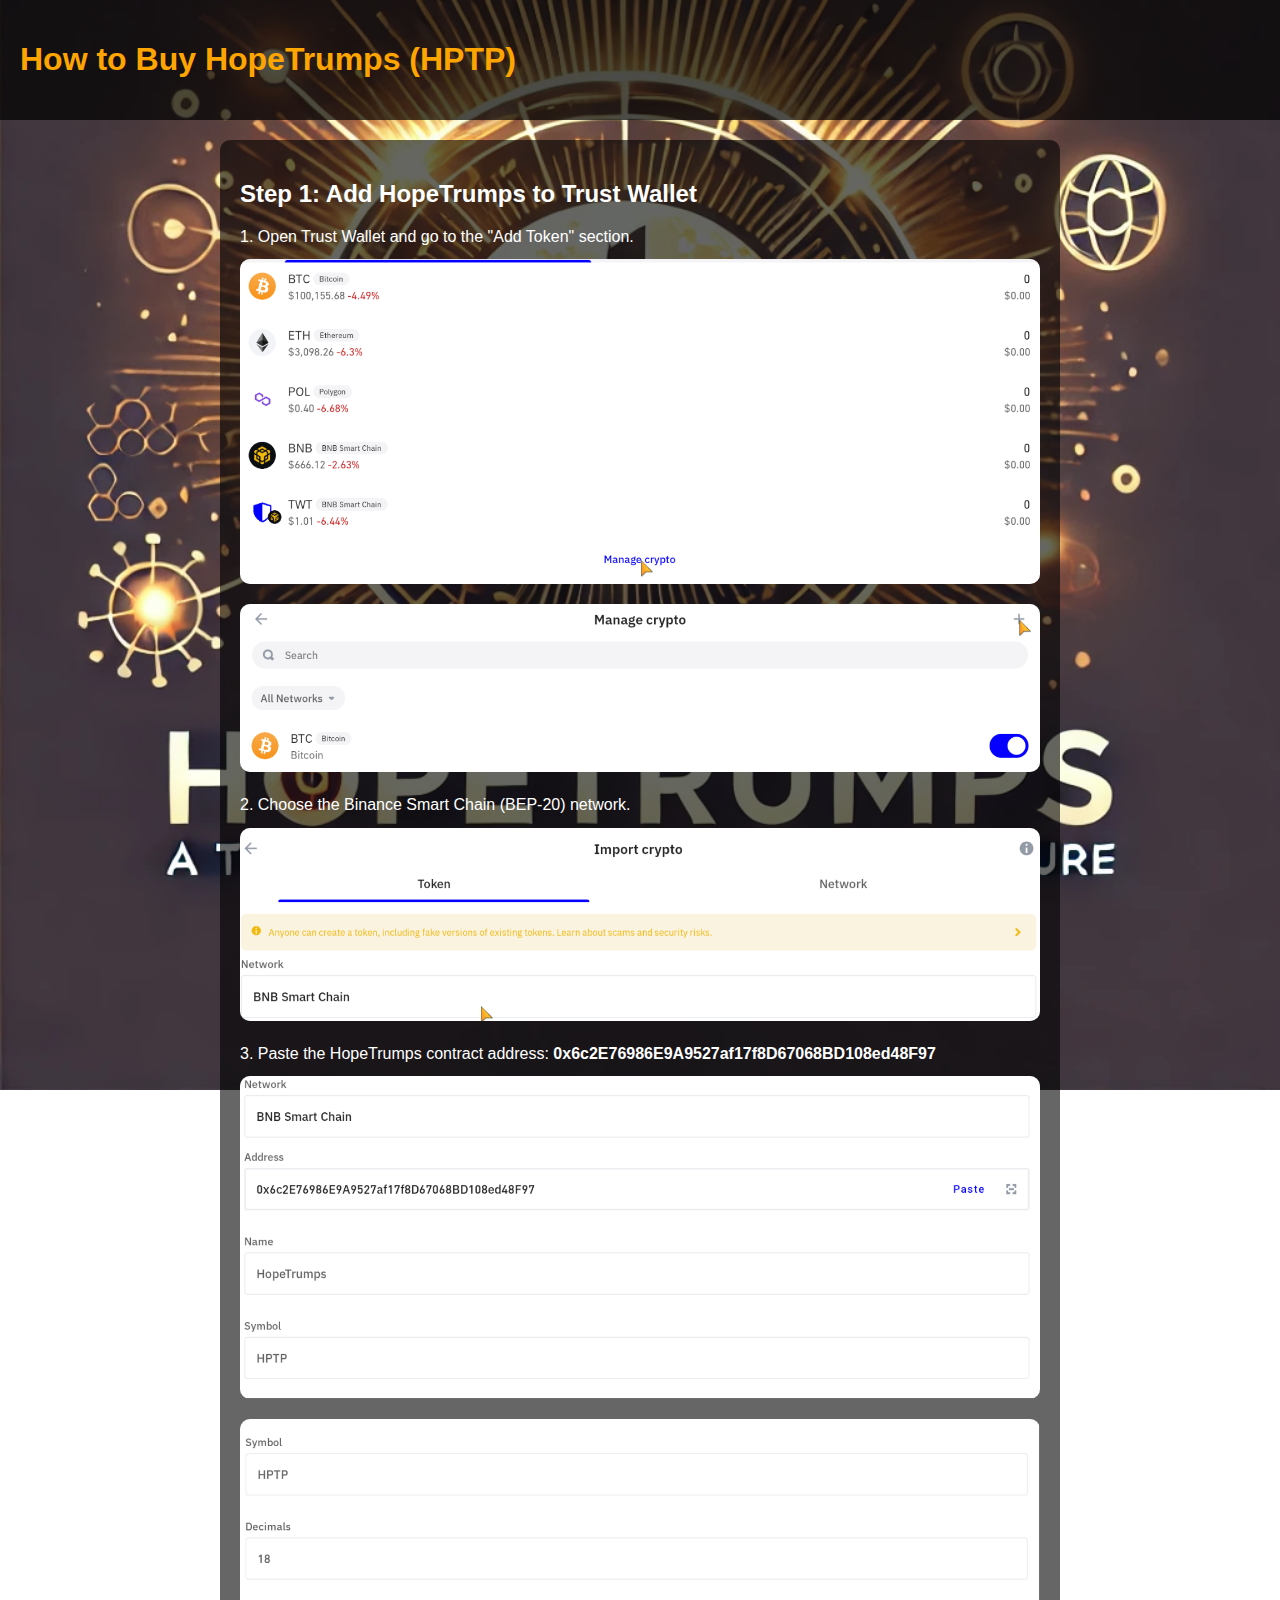
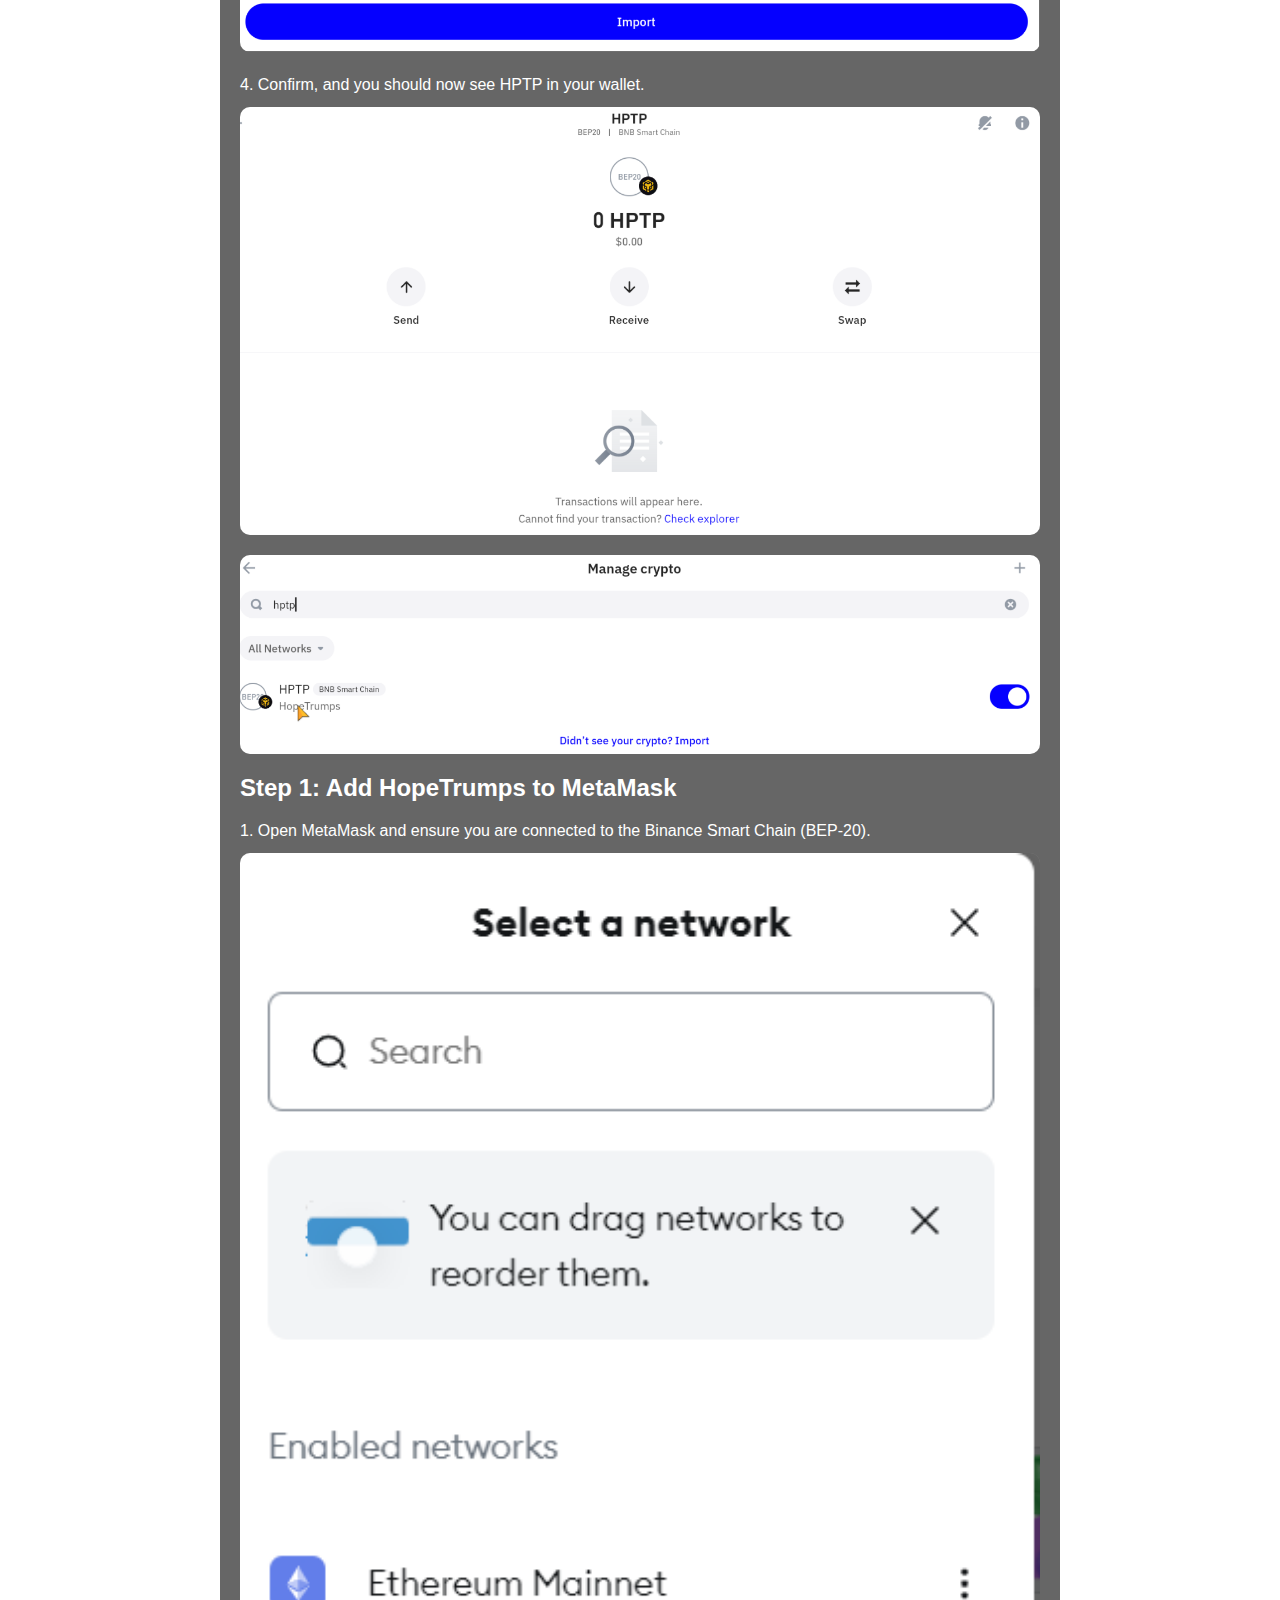
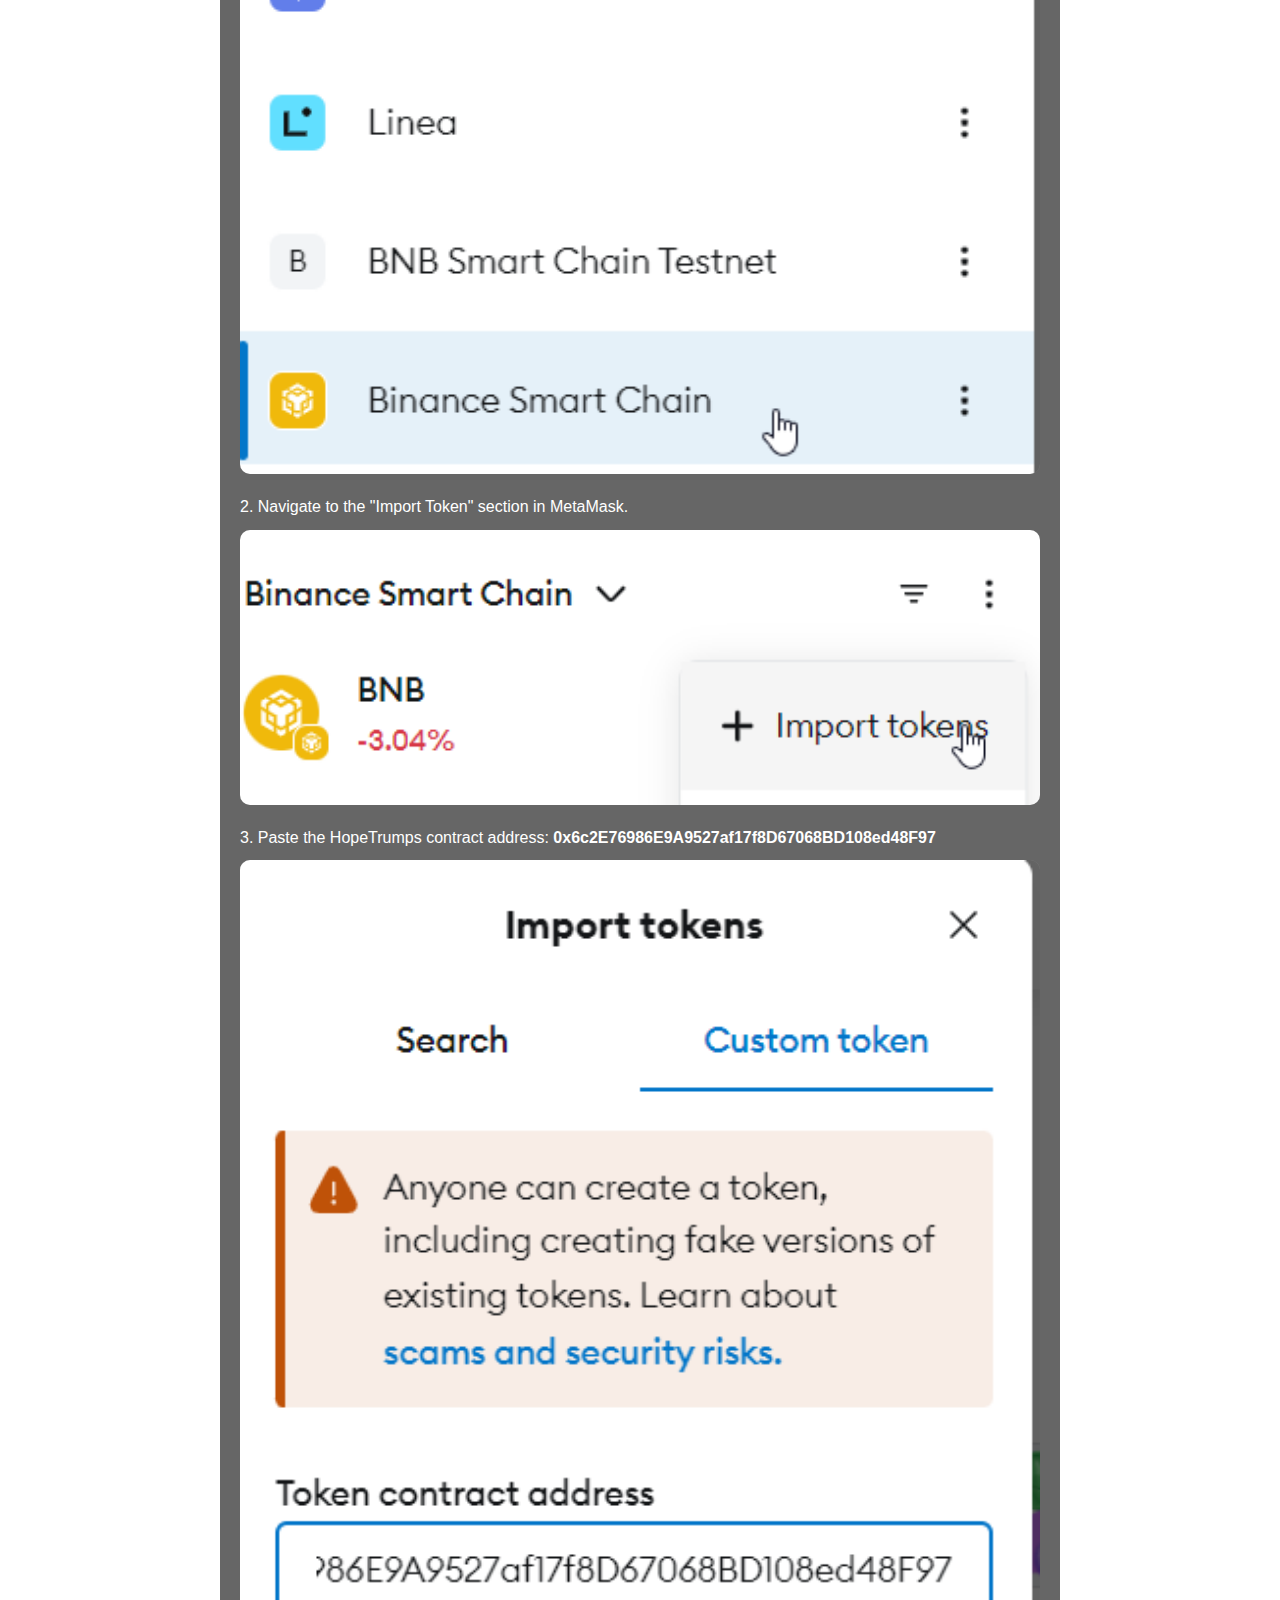
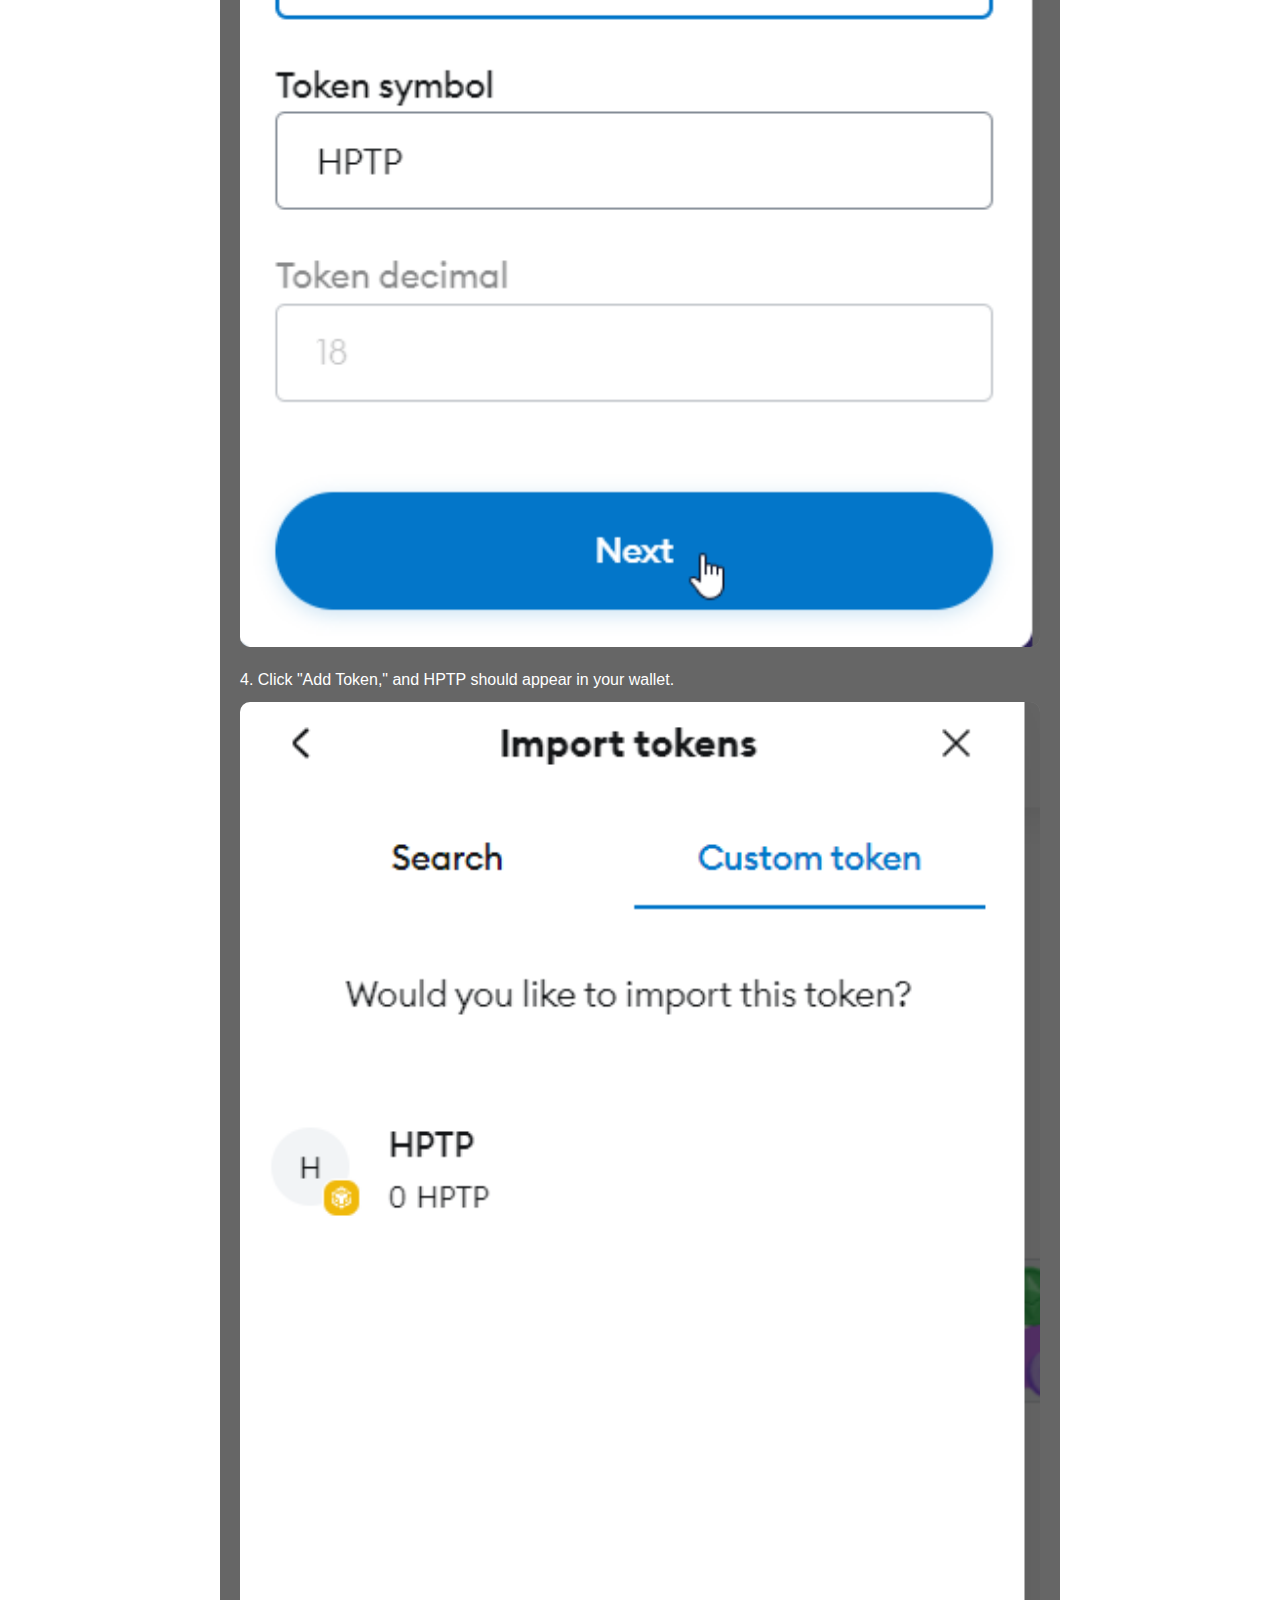
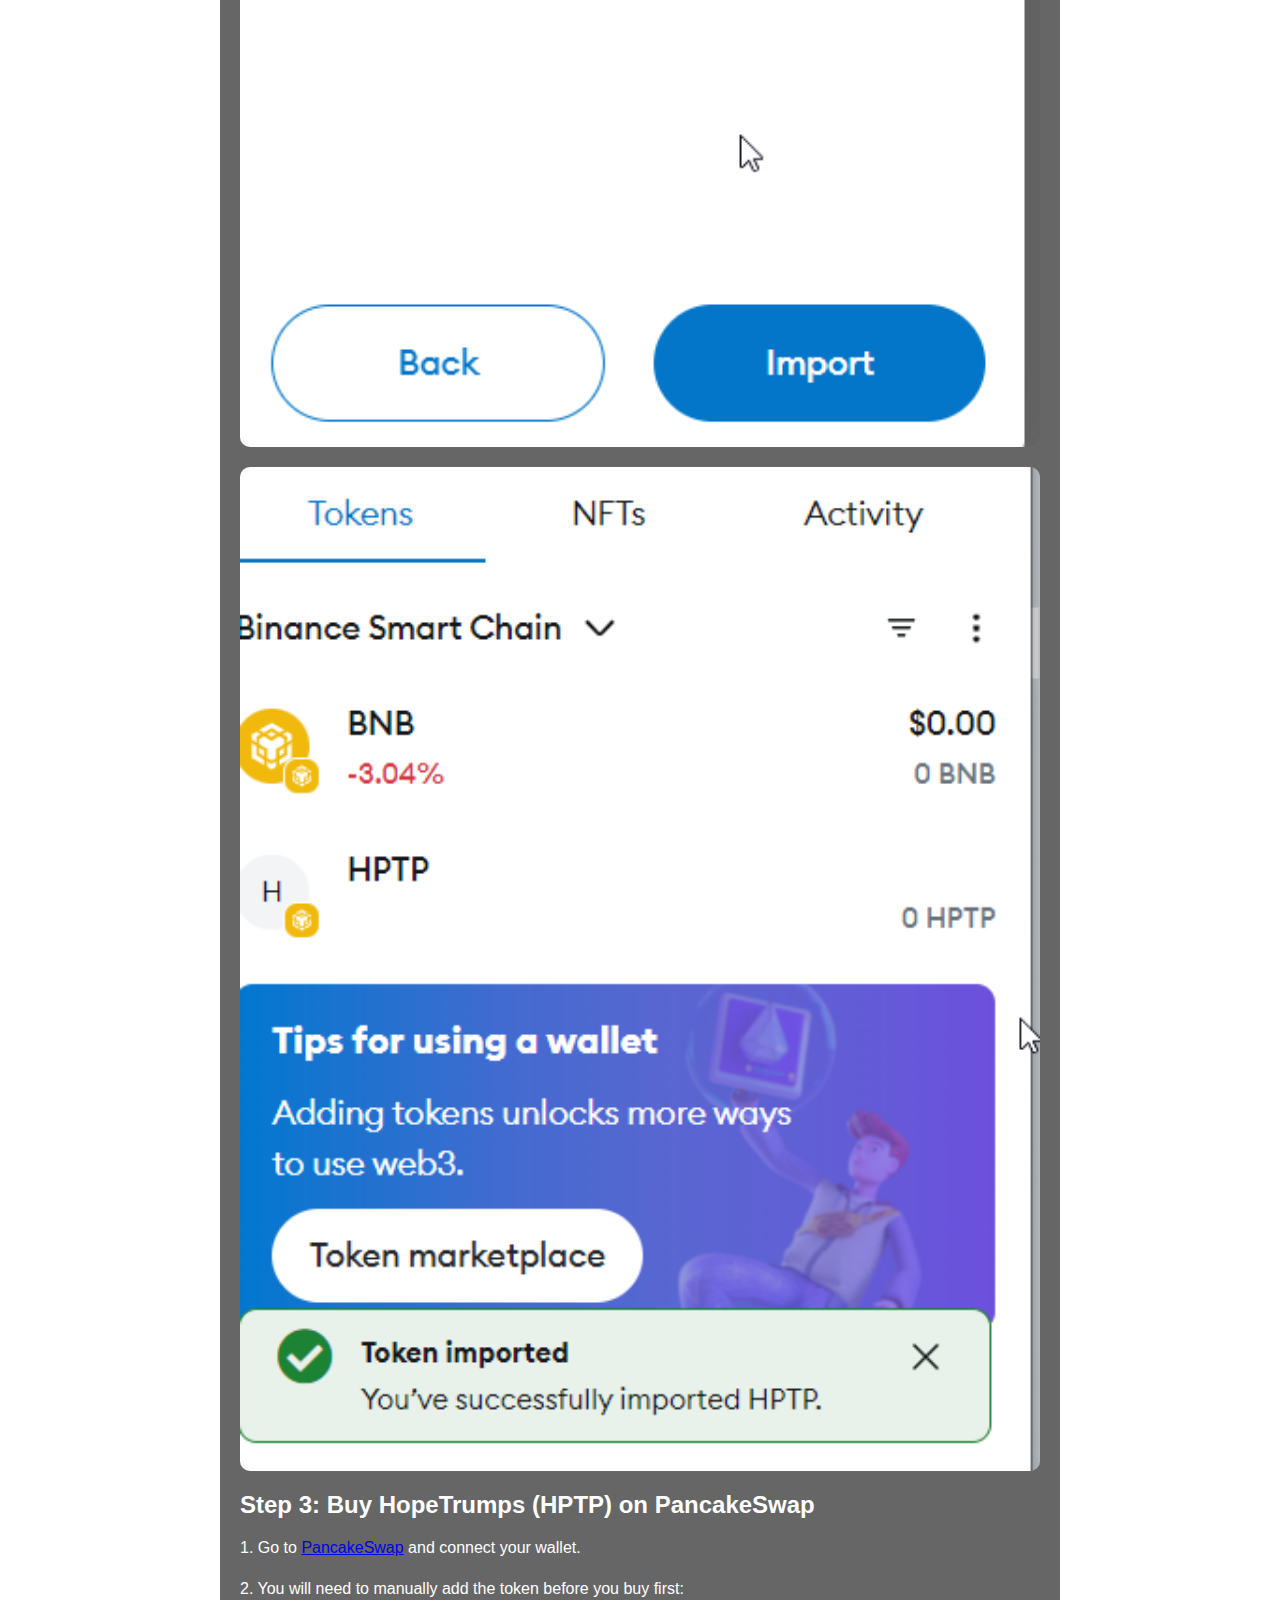
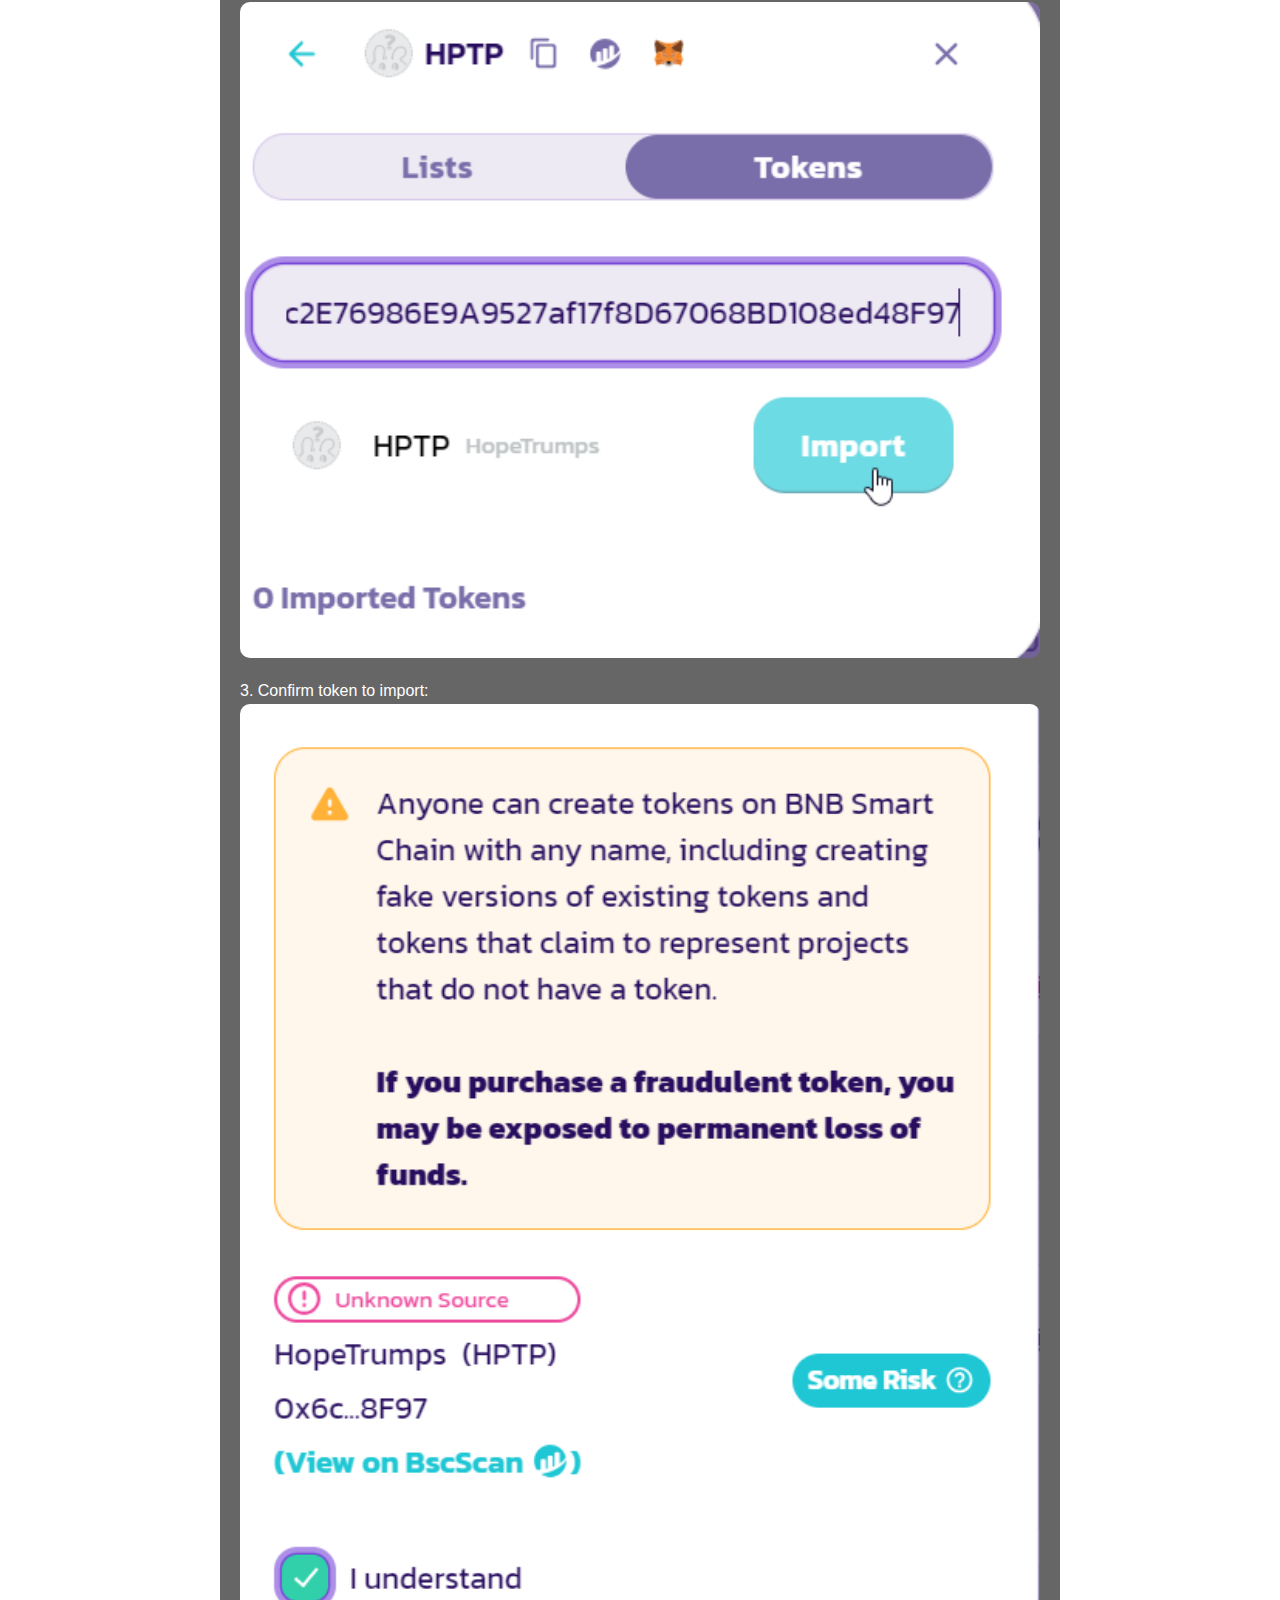
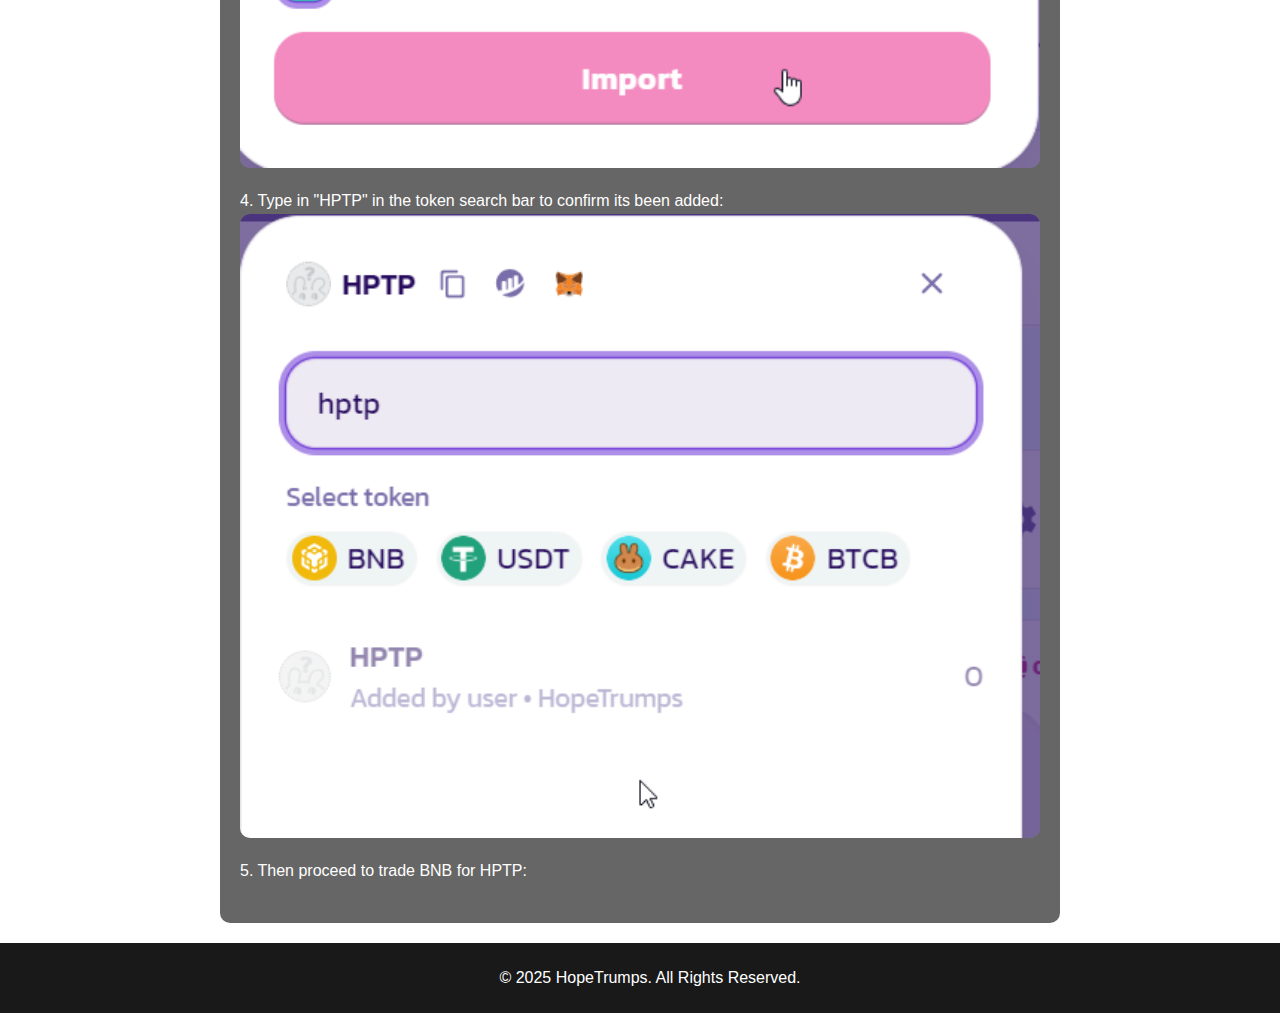
<file: how-to-buy.html>
<!DOCTYPE html>
<html lang="en">
<head>
    <meta charset="UTF-8">
    <meta name="viewport" content="width=device-width, initial-scale=1.0">
    <title>How to Buy HPTP</title>
    <link rel="stylesheet" href="styles.css">
    <style>
        body {
            font-family: Arial, sans-serif;
            margin: 0;
            padding: 0;
            color: white;
            background: url('logo.png') no-repeat center center fixed;
            background-size: cover;
        }

        header {
            text-align: center;
            background-color: rgba(0, 0, 0, 0.7);
            padding: 20px;
        }

        header h1 {
            font-size: 2em;
            color: orange;
        }

        .content {
            max-width: 800px;
            margin: 20px auto;
            padding: 20px;
            background-color: rgba(0, 0, 0, 0.6);
            border-radius: 10px;
        }

        .step {
            margin: 20px 0;
        }

        .step h2 {
            font-size: 1.5em;
            color: white;
            margin-bottom: 10px;
        }

        .step p {
            margin-bottom: 10px;
            line-height: 1.6;
        }

        .step img {
            width: 100%;
            height: auto;
            border-radius: 10px;
            margin-bottom: 20px;
            background-color: gray; /* Placeholder background */
            display: block;
        }

        footer {
            text-align: center;
            padding: 10px;
            background-color: rgba(0, 0, 0, 0.9);
            color: white;
            margin-top: 20px;
        }
    </style>
</head>
<body>
    <header>
        <h1>How to Buy HopeTrumps (HPTP)</h1>
    </header>

    <div class="content">
        <div class="step">
            <h2>Step 1: Add HopeTrumps to Trust Wallet</h2>
            <p>1. Open Trust Wallet and go to the "Add Token" section.</p>
            <img src="manage-crypto-step.png" alt="Step 1 Trust Wallet Placeholder">
            <img src="add-step.png" alt="Step 1 Trust Wallet Placeholder">
            <p>2. Choose the Binance Smart Chain (BEP-20) network.</p>
            <img src="select-bsc-network.png" alt="Step 2 Trust Wallet Placeholder">
            <p>3. Paste the HopeTrumps contract address: <strong>0x6c2E76986E9A9527af17f8D67068BD108ed48F97</strong></p>
            <img src="paste-address-step.png" alt="Step 3 Trust Wallet Placeholder">
            <img src="import-step.png" alt="Step 3 Trust Wallet Placeholder">
            <p>4. Confirm, and you should now see HPTP in your wallet.</p>
	    <img src="confirm-step.png" alt="Step 4 Trust Wallet Placeholder">
	    <img src="last-step.png" alt="Step 4 Trust Wallet Placeholder">




        </div>

        <div class="step">
            <h2>Step 1: Add HopeTrumps to MetaMask</h2>
            <p>1. Open MetaMask and ensure you are connected to the Binance Smart Chain (BEP-20).</p>
            <img src="select-network.png" alt="Step 1 MetaMask Placeholder">
            <p>2. Navigate to the "Import Token" section in MetaMask.</p>
            <img src="select-import-token.png" alt="Step 2 MetaMask Placeholder">
            <p>3. Paste the HopeTrumps contract address: <strong>0x6c2E76986E9A9527af17f8D67068BD108ed48F97</strong></p>
            <img src="paste-contract-address.png" alt="Step 3 MetaMask Placeholder">
            <p>4. Click "Add Token," and HPTP should appear in your wallet.</p>
	    <img src="confirm-import.png" alt="Step 4 MetaMask Placeholder">
	    <img src="complete.png" alt="Step 4 MetaMask Placeholder">




        </div>

        <div class="step">
            <h2>Step 3: Buy HopeTrumps (HPTP) on PancakeSwap</h2>
            <p>1. Go to <a href="https://pancakeswap.finance/" target="_blank">PancakeSwap</a> and connect your wallet.</p>
            <p>2. You will need to manually add the token before you buy first:
	    <img src="add-contract.png" alt="Step 2 PancakeSwap Placeholder">
	   <p>3. Confirm token to import:
	    <img src="pc-confirm-import.png" alt="Step 3 PancakeSwap Placeholder">
	    <p>4. Type in "HPTP" in the token search bar to confirm its been added:
	    <img src="finished.png" alt="Step 4 PancakeSwap Placeholder">
            <p>5. Then proceed to trade BNB for HPTP:       		 	 

        </div>
    </div>

    <footer>
        <p>&copy; 2025 HopeTrumps. All Rights Reserved.</p>
    </footer>
</body>
</html>
</file>
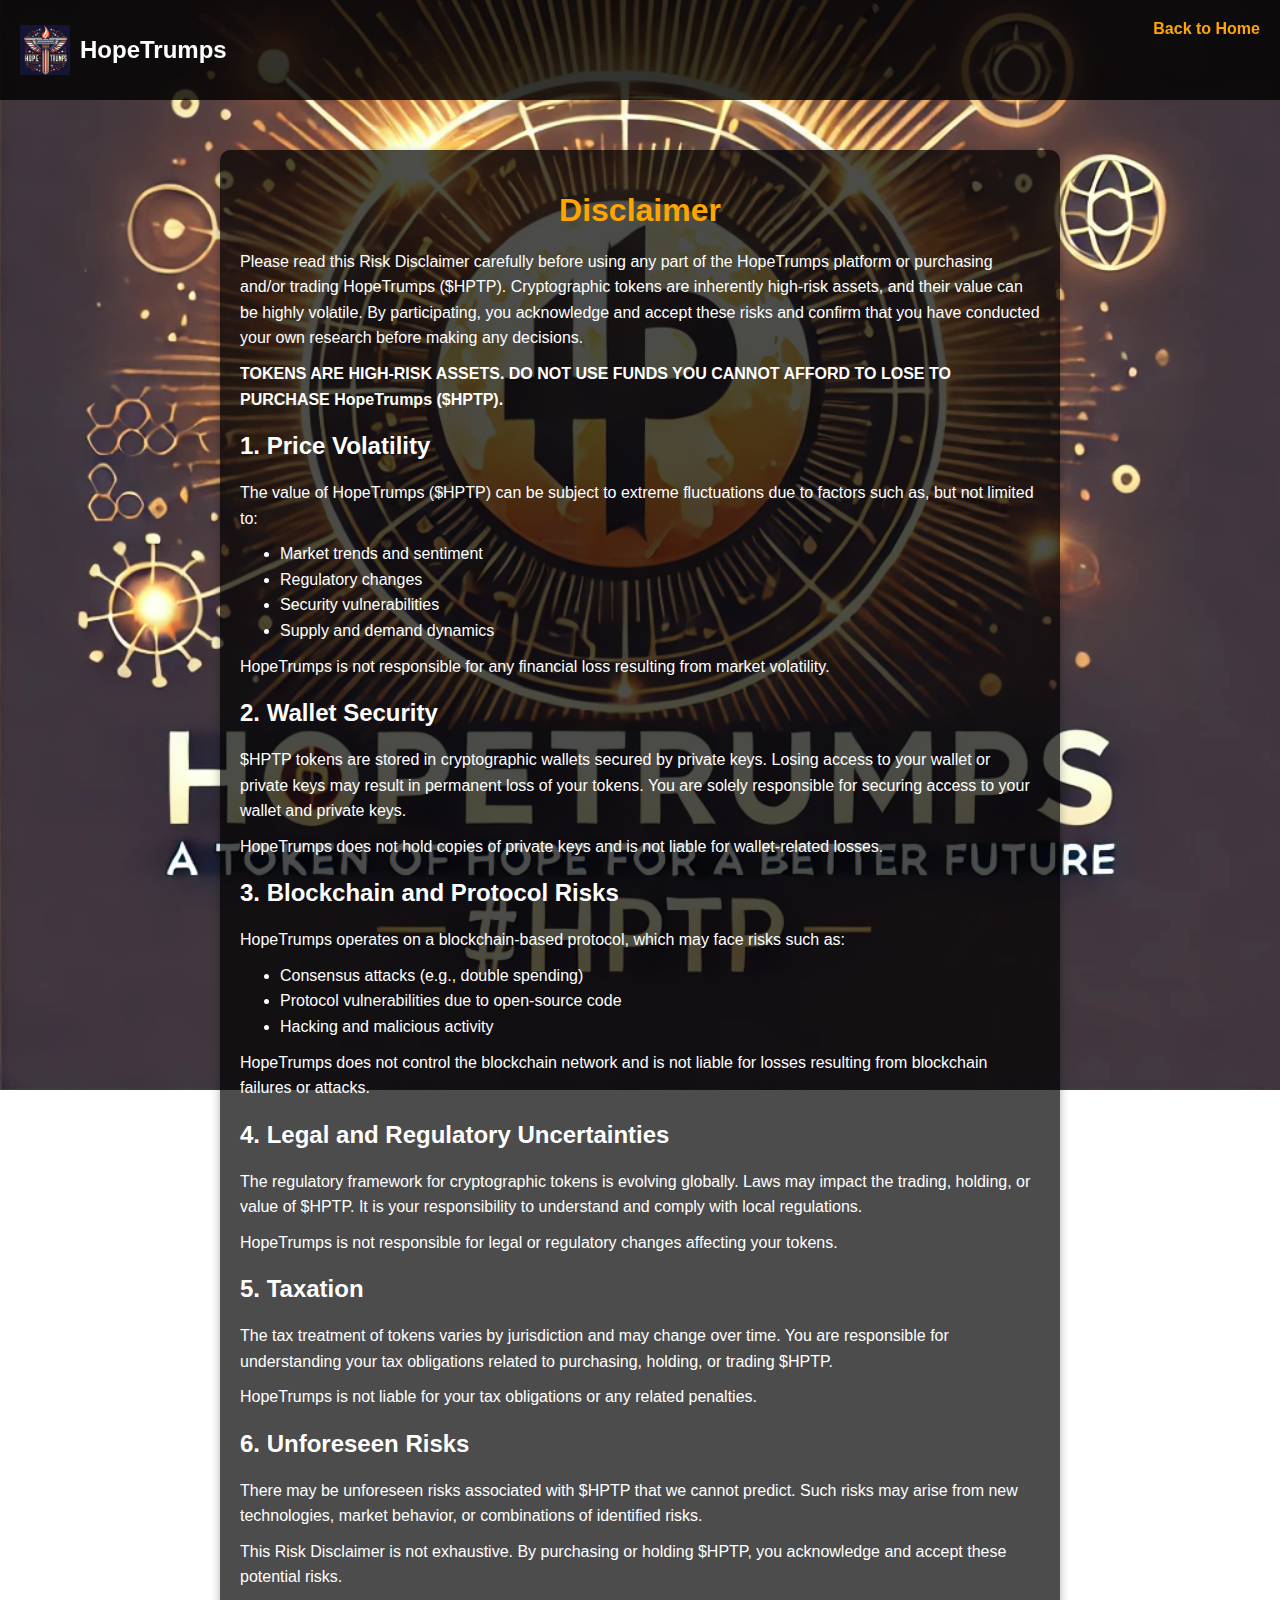
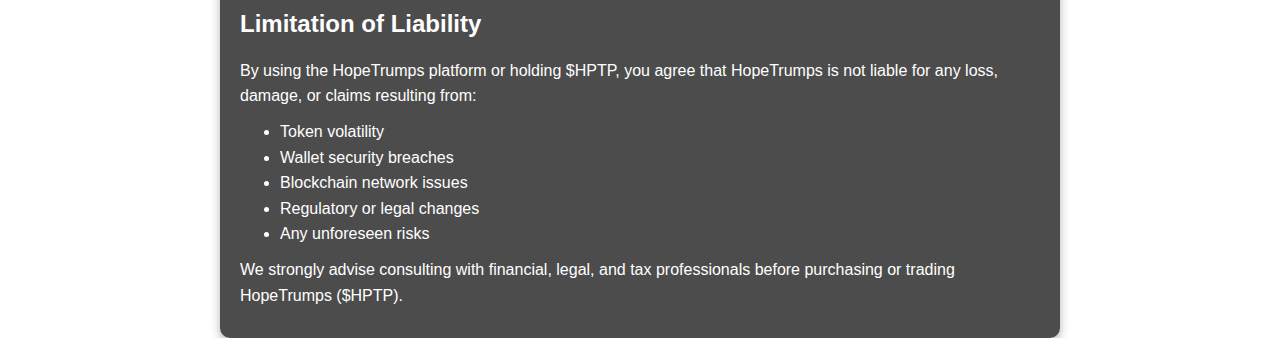
<file: risk_disclaimer.html>
<!DOCTYPE html>
<html lang="en">
<head>
    <meta charset="UTF-8">
    <meta name="viewport" content="width=device-width, initial-scale=1.0">
    <title>HopeTrumps | Disclaimer</title>
    <link rel="stylesheet" href="styles.css">
    <style>
        body {
            font-family: Arial, sans-serif;
            margin: 0;
            padding: 0;
            color: white;
            background: url('logo.png') no-repeat center center fixed;
            background-size: cover;
            height: 100vh;
            overflow-y: auto;
        }

        header {
            display: flex;
            justify-content: space-between;
            align-items: center;
            background-color: rgba(0, 0, 0, 0.8);
            padding: 20px;
            position: sticky;
            top: 0;
            z-index: 1000;
        }

        header .logo {
            display: flex;
            align-items: center;
        }

        header .logo img {
            height: 50px;
            margin-right: 10px;
        }

        header .logo h1 {
            font-size: 1.5em;
        }

        .content {
            max-width: 800px;
            margin: 50px auto;
            background-color: rgba(0, 0, 0, 0.7);
            padding: 20px;
            border-radius: 10px;
            box-shadow: 0 4px 10px rgba(0, 0, 0, 0.3);
        }

        .content h1 {
            text-align: center;
            color: orange;
            margin-bottom: 20px;
        }

        .content p, .content ul, .content ol {
            margin: 10px 0;
            line-height: 1.6;
        }

        .back-to-home {
            position: absolute;
            top: 20px;
            right: 20px;
            color: orange;
            text-decoration: none;
            font-weight: bold;
        }

        .back-to-home:hover {
            text-decoration: underline;
        }

    </style>
</head>
<body>
    <header>
        <div class="logo">
            <img src="token-icon.png" alt="Token Icon">
            <h1>HopeTrumps</h1>
        </div>
        <a href="index.html" class="back-to-home">Back to Home</a>
    </header>

    <div class="content">
        <h1>Disclaimer</h1>
        <p>
            Please read this Risk Disclaimer carefully before using any part of the HopeTrumps platform or purchasing and/or trading HopeTrumps ($HPTP). Cryptographic tokens are inherently high-risk assets, and their value can be highly volatile. By participating, you acknowledge and accept these risks and confirm that you have conducted your own research before making any decisions.
        </p>
        <p>
            <strong>TOKENS ARE HIGH-RISK ASSETS. DO NOT USE FUNDS YOU CANNOT AFFORD TO LOSE TO PURCHASE HopeTrumps ($HPTP).</strong>
        </p>
        <h2>1. Price Volatility</h2>
        <p>
            The value of HopeTrumps ($HPTP) can be subject to extreme fluctuations due to factors such as, but not limited to:
        </p>
        <ul>
            <li>Market trends and sentiment</li>
            <li>Regulatory changes</li>
            <li>Security vulnerabilities</li>
            <li>Supply and demand dynamics</li>
        </ul>
        <p>
            HopeTrumps is not responsible for any financial loss resulting from market volatility.
        </p>
        <h2>2. Wallet Security</h2>
        <p>
            $HPTP tokens are stored in cryptographic wallets secured by private keys. Losing access to your wallet or private keys may result in permanent loss of your tokens. You are solely responsible for securing access to your wallet and private keys.
        </p>
        <p>
            HopeTrumps does not hold copies of private keys and is not liable for wallet-related losses.
        </p>
        <h2>3. Blockchain and Protocol Risks</h2>
        <p>
            HopeTrumps operates on a blockchain-based protocol, which may face risks such as:
        </p>
        <ul>
            <li>Consensus attacks (e.g., double spending)</li>
            <li>Protocol vulnerabilities due to open-source code</li>
            <li>Hacking and malicious activity</li>
        </ul>
        <p>
            HopeTrumps does not control the blockchain network and is not liable for losses resulting from blockchain failures or attacks.
        </p>
        <h2>4. Legal and Regulatory Uncertainties</h2>
        <p>
            The regulatory framework for cryptographic tokens is evolving globally. Laws may impact the trading, holding, or value of $HPTP. It is your responsibility to understand and comply with local regulations.
        </p>
        <p>
            HopeTrumps is not responsible for legal or regulatory changes affecting your tokens.
        </p>
        <h2>5. Taxation</h2>
        <p>
            The tax treatment of tokens varies by jurisdiction and may change over time. You are responsible for understanding your tax obligations related to purchasing, holding, or trading $HPTP.
        </p>
        <p>
            HopeTrumps is not liable for your tax obligations or any related penalties.
        </p>
        <h2>6. Unforeseen Risks</h2>
        <p>
            There may be unforeseen risks associated with $HPTP that we cannot predict. Such risks may arise from new technologies, market behavior, or combinations of identified risks.
        </p>
        <p>
            This Risk Disclaimer is not exhaustive. By purchasing or holding $HPTP, you acknowledge and accept these potential risks.
        </p>
        <h2>Limitation of Liability</h2>
        <p>
            By using the HopeTrumps platform or holding $HPTP, you agree that HopeTrumps is not liable for any loss, damage, or claims resulting from:
        </p>
        <ul>
            <li>Token volatility</li>
            <li>Wallet security breaches</li>
            <li>Blockchain network issues</li>
            <li>Regulatory or legal changes</li>
            <li>Any unforeseen risks</li>
        </ul>
        <p>
            We strongly advise consulting with financial, legal, and tax professionals before purchasing or trading HopeTrumps ($HPTP).
        </p>
    </div>
</body>
</html>
</file>
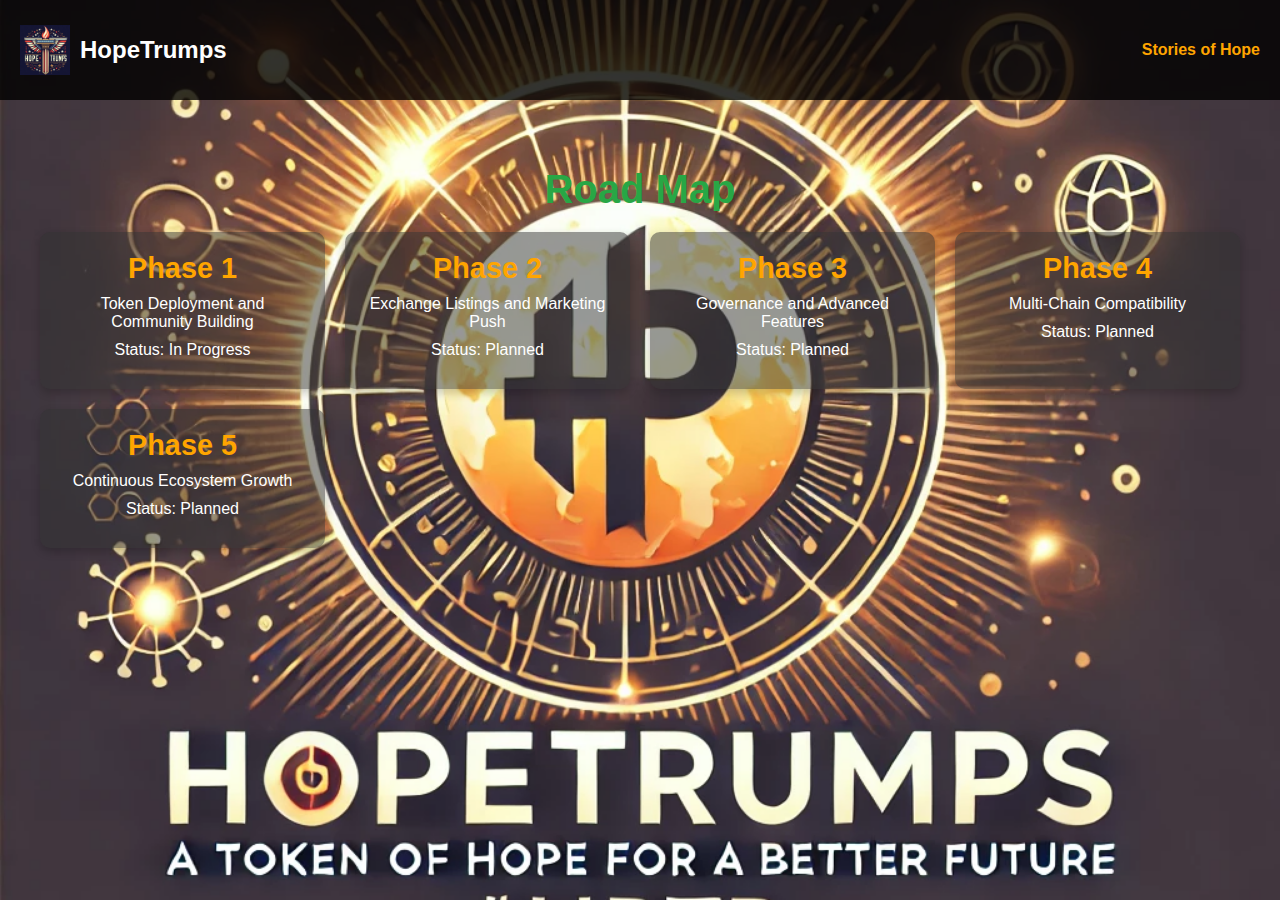
<file: roadmap.html>
<!DOCTYPE html>
<html lang="en">
<head>
    <meta charset="UTF-8">
    <meta name="viewport" content="width=device-width, initial-scale=1.0">
    <title>HopeTrumps | Road Map</title>
    <link rel="stylesheet" href="styles.css">
    <style>
        body {
            font-family: Arial, sans-serif;
            margin: 0;
            padding: 0;
            color: white;
            background: url('logo.png') no-repeat center center fixed;
            background-size: cover;
        }

        header {
            display: flex;
            justify-content: space-between;
            align-items: center;
            background-color: rgba(0, 0, 0, 0.8);
            padding: 20px;
            position: sticky;
            top: 0;
            z-index: 1000;
        }

        header .logo {
            display: flex;
            align-items: center;
        }

        header .logo img {
            height: 50px;
            margin-right: 10px;
        }

        header .logo h1 {
            font-size: 1.5em;
        }

        header .nav-links {
            display: flex;
            gap: 20px;
        }

        header .nav-links a {
            color: orange;
            text-decoration: none;
            font-weight: bold;
            font-size: 1em;
        }

        header .nav-links a:hover {
            text-decoration: underline;
        }

        .roadmap-container {
            max-width: 1200px;
            margin: 0 auto;
            padding: 40px 20px;
        }

        .roadmap-title {
            text-align: center;
            font-size: 2.5em;
            margin-bottom: 20px;
            color: #28a745;
        }

        .roadmap-grid {
            display: grid;
            grid-template-columns: repeat(auto-fit, minmax(250px, 1fr));
            gap: 20px;
        }

        .roadmap-card {
            background-color: rgba(50, 50, 50, 0.5);
            padding: 20px;
            border-radius: 10px;
            text-align: center;
            box-shadow: 0 4px 10px rgba(0, 0, 0, 0.2);
            transition: transform 0.3s ease, box-shadow 0.3s ease;
        }

        .roadmap-card:hover {
            transform: scale(1.05);
            box-shadow: 0 6px 15px rgba(0, 0, 0, 0.3);
        }

        .roadmap-card h3 {
            margin: 0;
            font-size: 1.8em;
            color: orange;
        }

        .roadmap-card p {
            margin: 10px 0;
            font-size: 1em;
        }

        footer {
            display: none;
        }
    </style>
</head>
<body>
    <header>
        <div class="logo">
            <img src="token-icon.png" alt="Token Icon">
            <h1>HopeTrumps</h1>
        </div>
        <div class="nav-links">
            <a href="#">Stories of Hope</a>
        </div>
    </header>

    <div class="roadmap-container">
        <h1 class="roadmap-title">Road Map</h1>
        <div class="roadmap-grid">
            <div class="roadmap-card">
                <h3>Phase 1</h3>
                <p>Token Deployment and Community Building</p>
                <p>Status: In Progress</p>
            </div>
            <div class="roadmap-card">
                <h3>Phase 2</h3>
                <p>Exchange Listings and Marketing Push</p>
                <p>Status: Planned</p>
            </div>
            <div class="roadmap-card">
                <h3>Phase 3</h3>
                <p>Governance and Advanced Features</p>
                <p>Status: Planned</p>
            </div>
            <div class="roadmap-card">
                <h3>Phase 4</h3>
                <p>Multi-Chain Compatibility</p>
                <p>Status: Planned</p>
            </div>
            <div class="roadmap-card">
                <h3>Phase 5</h3>
                <p>Continuous Ecosystem Growth</p>
                <p>Status: Planned</p>
            </div>
        </div>
    </div>
</body>
</html>
</file>
<file: styles.css>
/* General styles */
body {
    font-family: Arial, sans-serif;
    margin: 0;
    padding: 0;
    color: white;
}

header {
    background-color: rgba(0, 123, 255, 0.7); /* Transparent blue */
    color: white;
    display: flex;
    justify-content: space-between;
    align-items: center;
    padding: 10px 20px;
    position: relative;
    z-index: 10;
}

header .logo {
    display: flex;
    align-items: center;
}

header .logo img {
    height: 50px;
    margin-right: 10px;
}

main {
    padding: 20px;
    background: url('logo.png') no-repeat center center fixed;
    background-size: cover;
}

/* Hero Section */
.hero {
    text-align: center;
    padding: 15px;
    background-color: rgba(0, 0, 0, 0.5); /* Transparent black overlay */
    border-radius: 10px;
    max-width: 500px;
    margin: 0 auto;
    display: flex;
    flex-direction: column;
    align-items: center;
    justify-content: center;
    height: 50vh;
}

.hero h2 {
    font-size: 1.8em;
    font-weight: bold;
    color: white; /* Matches the rest of the website */
    text-shadow: 1px 1px 3px rgba(0, 0, 0, 0.8);
    margin-bottom: 8px;
}

.hero p, .hero a {
    font-size: 1em;
    color: white; /* Consistent text color */
    text-shadow: 1px 1px 2px rgba(0, 0, 0, 0.8);
    margin-bottom: 10px;
}

.hero a:hover {
    color: #f0f0f0; /* Slightly brighter on hover */
    text-decoration: underline;
}

.hero button {
    background-color: #28a745;
    color: white;
    border: none;
    padding: 6px 12px;
    border-radius: 5px;
    font-size: 0.9em;
    font-weight: bold;
    cursor: pointer;
    box-shadow: 0 2px 4px rgba(0, 0, 0, 0.2);
    transition: transform 0.3s ease, background-color 0.3s ease;
}

.hero button:hover {
    background-color: #218838;
    transform: scale(1.05);
}

/* Features Section */
.features {
    padding: 40px;
    background-color: rgba(0, 0, 0, 0.5);
    border-radius: 10px;
}

.features h2 {
    text-align: center;
    color: white;
}

/* Footer */
footer {
    text-align: center;
    padding: 10px;
    background-color: rgba(0, 123, 255, 0.7);
    color: white;
    position: relative;
    bottom: 0;
    width: 100%;
}

footer a {
    color: #00ffff; /* Bright cyan */
    text-decoration: none;
    font-weight: bold;
    text-shadow: 1px 1px 2px rgba(0, 0, 0, 0.8);
}

footer a:hover {
    text-decoration: underline;
    color: white;
    background-color: rgba(255, 255, 255, 0.1);
    border-radius: 5px;
    padding: 2px 4px;
}
</file>
